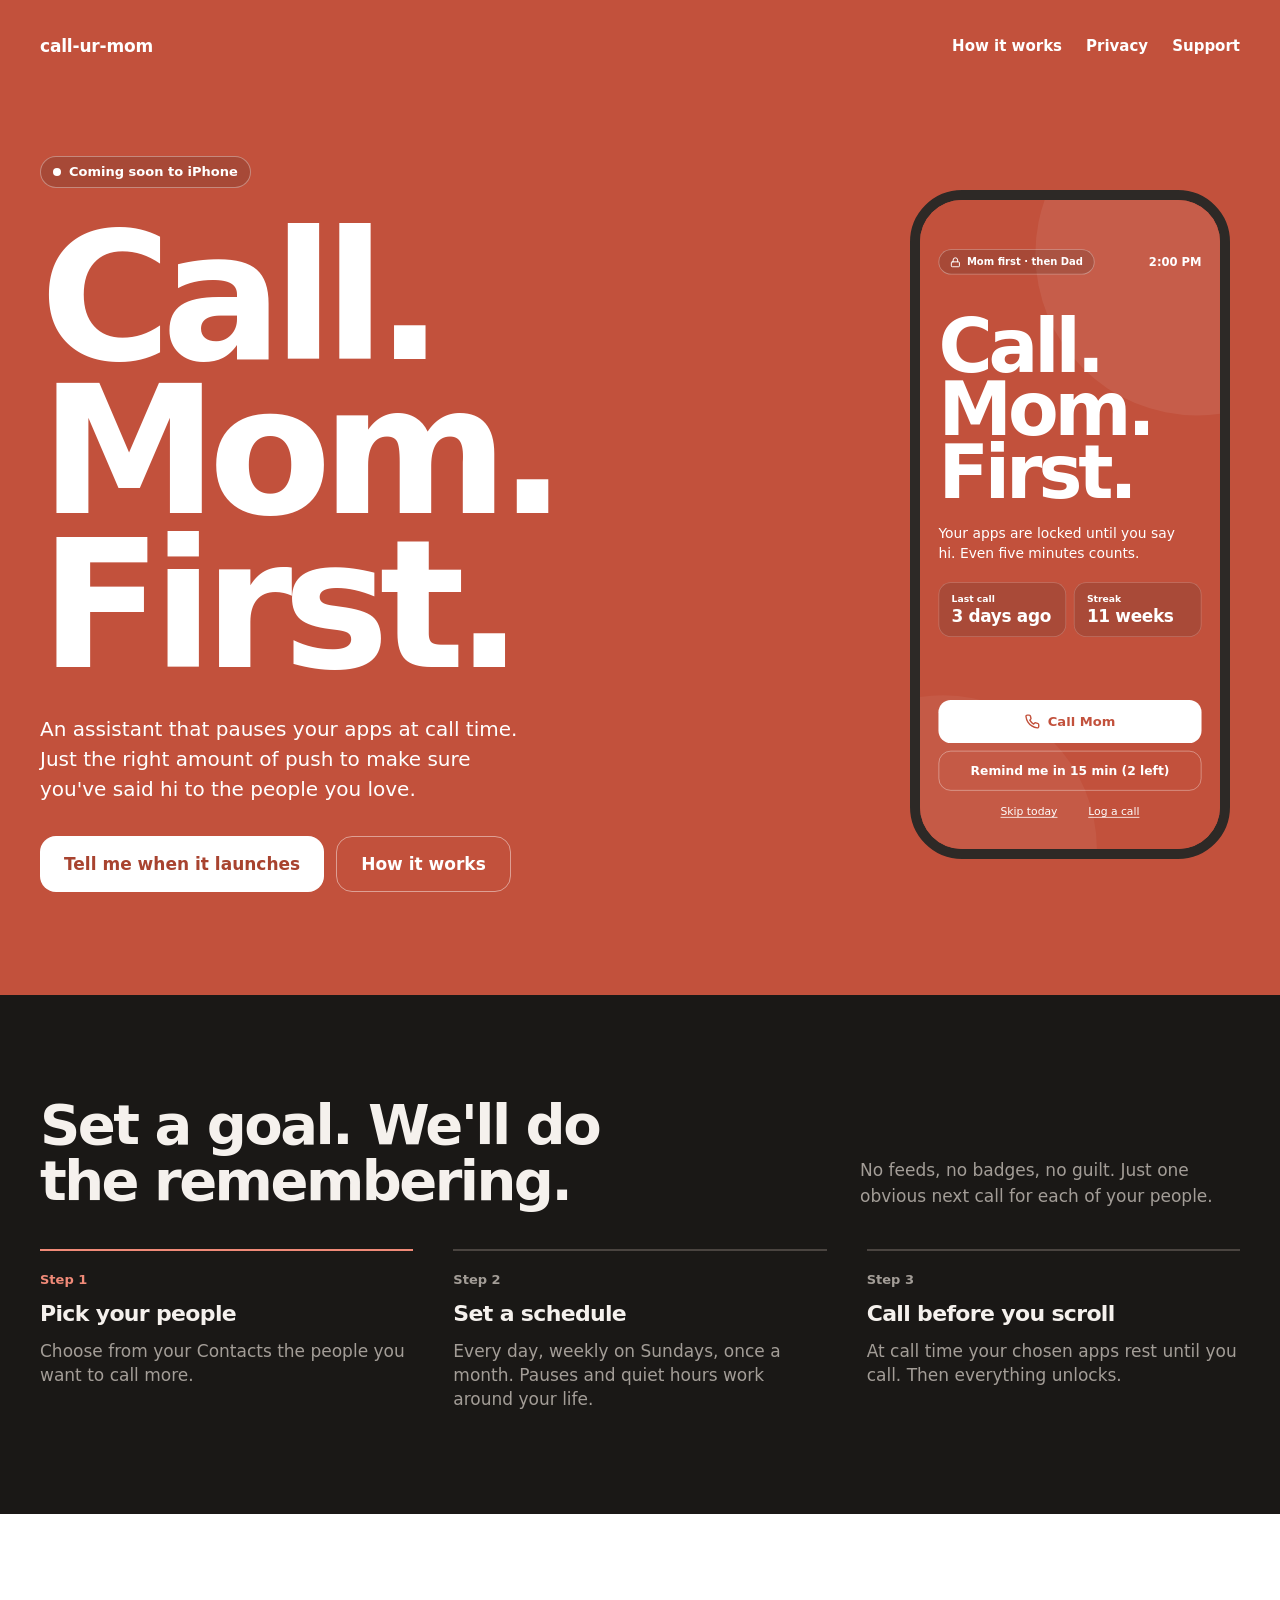
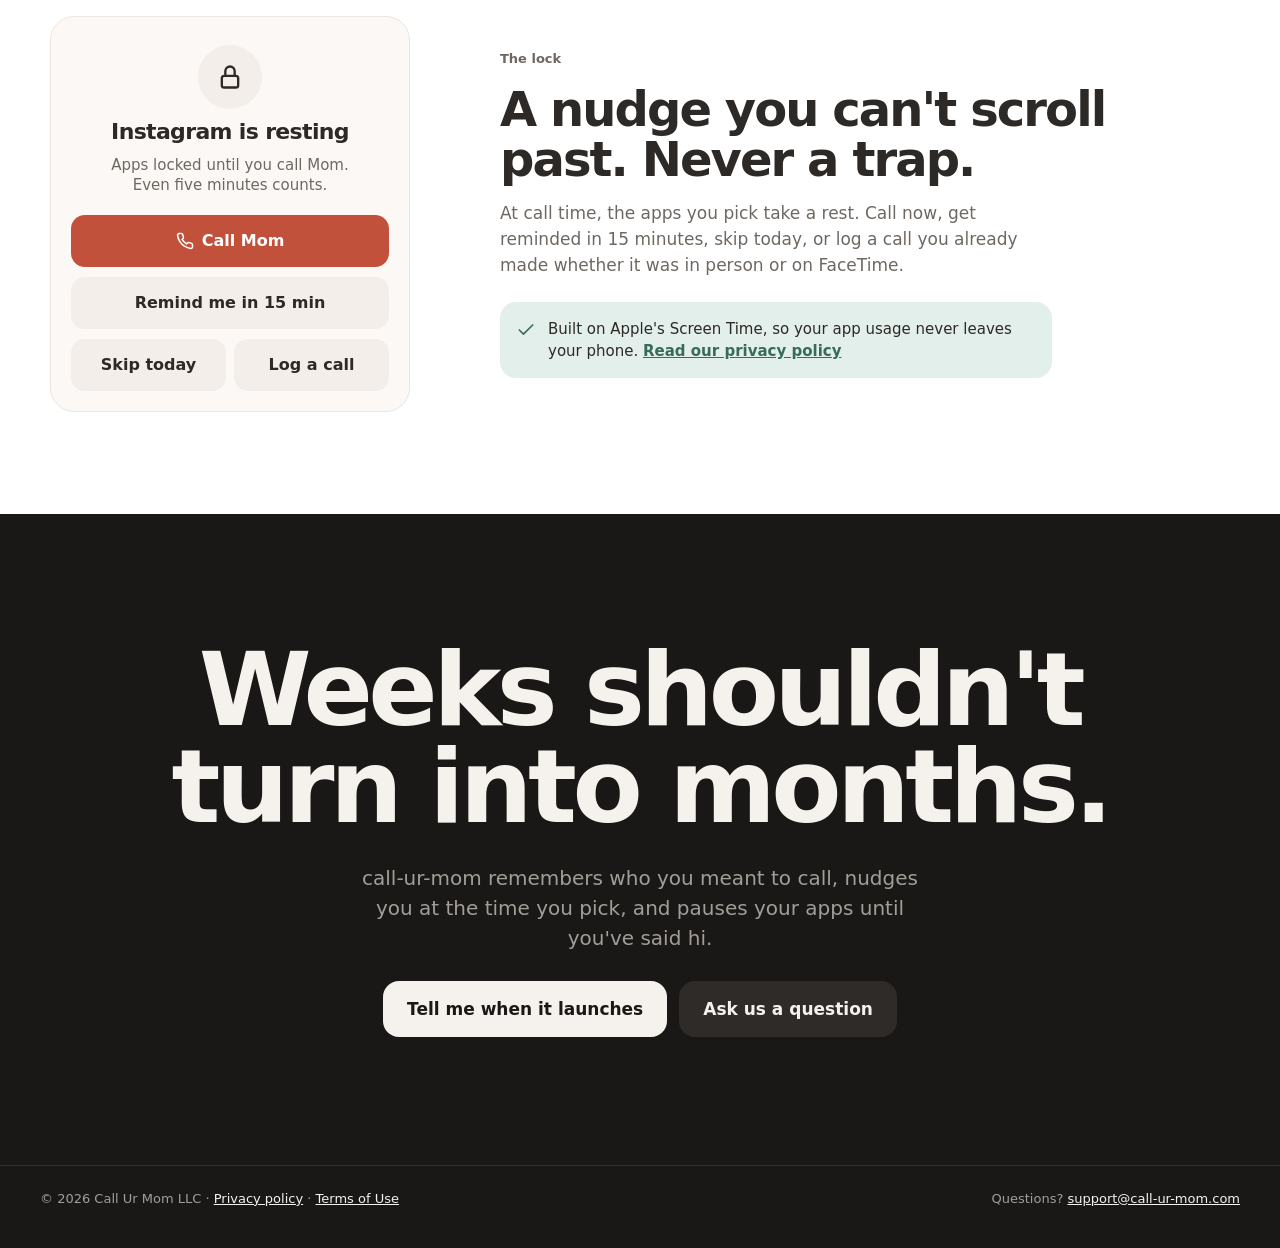
<file: index.html>
<!DOCTYPE html>
<html lang="en">
<head>
<meta charset="utf-8"/>
<title>call-ur-mom — coming soon</title>
<meta name="viewport" content="width=device-width, initial-scale=1"/>
<meta name="description" content="call-ur-mom is an iOS app that reminds you to call the people you love, and holds your apps until you do. Coming soon to the App Store."/>
<link rel="stylesheet" href="site.css"/>
<style>
.icon{fill:none;stroke:currentColor;stroke-linecap:round;stroke-linejoin:round;flex:none}
.pill{display:inline-flex;align-items:center;gap:8px;border-radius:999px;background:rgba(45,41,38,.18);border:1.5px solid rgba(255,255,255,.35);font-weight:600}

.btn{display:inline-flex;align-items:center;justify-content:center;box-sizing:border-box;height:56px;padding:0 24px;border-radius:16px;font-size:17px;font-weight:600;text-decoration:none}
.btn-white{background:var(--white);color:var(--coral-deep)}
.btn-outline{border:1.5px solid rgba(255,255,255,.45);color:var(--white)}
.btn-cream{background:var(--cream);color:var(--ink)}
.btn-ink{background:var(--ink-raised);color:var(--cream)}
.btn-row{display:flex;flex-wrap:wrap;gap:12px}

/* Hero */
.hero{padding-top:clamp(24px,5vw,64px);padding-bottom:clamp(56px,8vw,104px);display:flex;flex-wrap:wrap;align-items:center;gap:56px}
.hero-copy{flex:1 1 520px;min-width:0;display:flex;flex-direction:column;align-items:flex-start;gap:32px}
.hero-badge{padding:6px 12px;font-size:13px;line-height:18px}
.hero-dot{width:8px;height:8px;border-radius:4px;background:var(--white)}
.hero-title{font-size:clamp(88px,14vw,200px);line-height:.86;font-weight:800;letter-spacing:-.055em}
.hero-lede{max-width:500px;font-size:20px;line-height:30px;text-wrap:pretty}
.hero-copy .btn-row{align-items:center}
.hero-phone{flex:0 1 340px;display:flex;justify-content:center;min-width:0}

/* Phone mockup: a 390pt screen scaled into a 320px frame */
.phone{flex:none;width:320px;height:669px;box-sizing:border-box;border:10px solid var(--charcoal);border-radius:52px;background:var(--coral);overflow:hidden}
.phone-screen{width:390px;height:844px;transform:scale(.7692);transform-origin:top left;box-sizing:border-box;padding:64px 24px 34px;background:var(--coral);color:var(--white);display:flex;flex-direction:column;gap:24px;position:relative;overflow:hidden}
.phone-screen>:not(.phone-orb){position:relative}
.phone-orb{position:absolute;border-radius:50%}
.phone-orb-top{top:-140px;right:-180px;width:420px;height:420px;background:rgba(255,255,255,.07)}
.phone-orb-bottom{bottom:-200px;left:-170px;width:400px;height:400px;background:rgba(255,255,255,.05)}
.phone-topline{display:flex;align-items:center;justify-content:space-between}
.phone-pill{padding:8px 14px;font-size:13px}
.phone-time{font-size:15px;font-weight:700;font-variant-numeric:tabular-nums}
.phone-title{margin-top:28px;font-size:96px;line-height:.86;font-weight:800;letter-spacing:-.055em}
.phone-note{font-size:18px;line-height:1.45;max-width:320px}
.phone-stats{display:grid;grid-template-columns:repeat(2,minmax(0,1fr));gap:10px}
.phone-stat{padding:14px 16px;border-radius:16px;background:rgba(45,41,38,.16);border:1.5px solid rgba(255,255,255,.22);display:flex;flex-direction:column;gap:2px}
.phone-stat-label{font-size:12px;font-weight:600}
.phone-stat-value{font-size:22px;font-weight:700;letter-spacing:-.02em;font-variant-numeric:tabular-nums}
.phone-actions{margin-top:auto;display:flex;flex-direction:column;gap:10px}
.phone-call{height:56px;border-radius:16px;background:var(--white);color:var(--coral);font-size:17px;font-weight:700;display:flex;align-items:center;justify-content:center;gap:10px}
.phone-snooze{height:52px;box-sizing:border-box;border:1.5px solid rgba(255,255,255,.45);border-radius:16px;font-size:16px;font-weight:600;display:flex;align-items:center;justify-content:center}
.phone-links{display:flex;justify-content:center;gap:24px}
.phone-links span{padding:8px;font-size:14px;font-weight:500;text-decoration:underline;text-underline-offset:3px}

/* The frame is wider than the content column below 356px */
@media (max-width:355px){
  .phone{transform:scale(.9);transform-origin:top center;margin:0 -16px -67px}
}

/* How it works */
.how{padding-top:var(--band);padding-bottom:var(--band);display:flex;flex-direction:column;gap:40px}
.how-head{display:flex;flex-wrap:wrap;justify-content:space-between;align-items:flex-end;gap:16px 40px}
.how-title{max-width:620px;font-size:clamp(34px,4.5vw,56px);line-height:1;font-weight:800;letter-spacing:-.045em;text-wrap:balance}
.how-intro{max-width:380px;font-size:17px;line-height:26px;color:var(--muted-on-ink)}
.steps{padding:0;list-style:none;display:flex;flex-wrap:wrap;gap:32px 40px}
.step{flex:1 1 280px;display:flex;flex-direction:column;gap:12px;padding-top:20px;border-top:2px solid var(--ink-step-rule)}
.step-number{font-size:13px;line-height:18px;font-weight:600;color:var(--muted-on-ink);font-variant-numeric:tabular-nums}
.step-title{font-size:22px;line-height:26px;font-weight:800;letter-spacing:-.03em}
.step-text{font-size:17px;line-height:24px;color:var(--muted-on-ink)}
.step-first{border-top-color:var(--coral-bright)}
.step-first .step-number{color:var(--coral-bright)}

/* The lock */
.lock-band{background:var(--white);color:var(--charcoal)}
.lock{padding-top:var(--band);padding-bottom:var(--band);display:flex;flex-wrap:wrap-reverse;align-items:center;gap:56px 80px}
.lock-mock{flex:0 1 380px;min-width:0;display:flex;justify-content:center}
.shield{width:100%;max-width:360px;box-sizing:border-box;padding:28px 20px 20px;background:var(--paper);border:1px solid var(--paper-rule);border-radius:24px;display:flex;flex-direction:column;align-items:center;gap:10px}
.shield-icon{width:64px;height:64px;border-radius:32px;background:var(--sand);display:flex;align-items:center;justify-content:center}
.shield-title{font-size:22px;line-height:26px;font-weight:800;letter-spacing:-.03em;text-align:center}
.shield-note{max-width:260px;font-size:15px;line-height:20px;color:var(--muted-on-white);text-align:center}
.shield-btn{height:52px;border-radius:14px;background:var(--sand);display:flex;align-items:center;justify-content:center;font-size:16px;font-weight:600}
.shield-btn-wide{width:100%}
.shield-btn-half{flex:1 1 0}
.shield-call{margin-top:10px;gap:8px;background:var(--coral);color:var(--white)}
.shield-row{width:100%;display:flex;gap:8px}
.lock-copy{flex:1 1 440px;min-width:0;display:flex;flex-direction:column;gap:16px}
.lock-eyebrow{font-size:13px;line-height:18px;font-weight:600;color:var(--muted-on-white)}
.lock-title{font-size:clamp(34px,4vw,48px);line-height:1.05;font-weight:800;letter-spacing:-.04em;text-wrap:balance}
.lock-text{max-width:520px;font-size:17px;line-height:26px;color:var(--muted-on-white)}
.privacy-note{max-width:520px;margin-top:8px;padding:16px;border-radius:16px;background:var(--sage-tint);display:flex;align-items:flex-start;gap:12px}
.privacy-note .icon{margin-top:2px;color:var(--sage-deep)}
.privacy-note span{font-size:15px;line-height:22px;color:var(--charcoal)}
/* Inline padding grows the tap target without moving the surrounding text */
.privacy-note a{padding:13px 0;color:var(--sage-deep);font-weight:600}

/* Close */
.close{max-width:1200px;margin:0 auto;box-sizing:border-box;padding:clamp(80px,10vw,144px) var(--gutter);display:flex;flex-direction:column;align-items:center;text-align:center;gap:28px}
.close-title{max-width:1000px;font-size:clamp(52px,8vw,112px);line-height:.94;font-weight:800;letter-spacing:-.045em;text-wrap:balance}
.close-text{max-width:580px;font-size:20px;line-height:30px;color:var(--muted-on-ink);text-wrap:pretty}
.close .btn-row{justify-content:center}
</style>
</head>
<body>

<header class="coral-band">
  <div class="wrap site-header">
    <a class="logo" href="./">call-ur-mom</a>
    <nav class="site-nav" aria-label="Main">
      <a href="#how">How it works</a>
      <a href="privacy.html">Privacy</a>
      <a href="mailto:support@call-ur-mom.com">Support</a>
    </nav>
  </div>
</header>

<main>
  <section class="coral-band">
    <div class="wrap hero">
      <div class="hero-copy">
        <span class="pill hero-badge"><span class="hero-dot"></span>Coming soon to iPhone</span>
        <h1 class="hero-title">Call.<br>Mom.<br>First.</h1>
        <p class="hero-lede">An assistant that pauses your apps at call time. Just the right amount of push to make sure you've said hi to the people you love.</p>
        <div class="btn-row">
          <a class="btn btn-white" href="mailto:support@call-ur-mom.com?subject=Tell%20me%20when%20it%20launches">Tell me when it launches</a>
          <a class="btn btn-outline" href="#how">How it works</a>
        </div>
      </div>

      <div class="hero-phone" aria-hidden="true">
        <div class="phone">
          <div class="phone-screen">
            <div class="phone-orb phone-orb-top"></div>
            <div class="phone-orb phone-orb-bottom"></div>
            <div class="phone-topline">
              <span class="pill phone-pill"><svg class="icon" width="14" height="14" viewBox="0 0 24 24" stroke-width="2.2"><rect x="3" y="11" width="18" height="11" rx="2"></rect><path d="M7 11V7a5 5 0 0 1 10 0v4"></path></svg>Mom first · then Dad</span>
              <span class="phone-time">2:00 PM</span>
            </div>
            <span class="phone-title">Call.<br>Mom.<br>First.</span>
            <span class="phone-note">Your apps are locked until you say hi. Even five minutes counts.</span>
            <div class="phone-stats">
              <div class="phone-stat">
                <span class="phone-stat-label">Last call</span>
                <span class="phone-stat-value">3 days ago</span>
              </div>
              <div class="phone-stat">
                <span class="phone-stat-label">Streak</span>
                <span class="phone-stat-value">11 weeks</span>
              </div>
            </div>
            <div class="phone-actions">
              <span class="phone-call"><svg class="icon" width="20" height="20" viewBox="0 0 24 24" stroke-width="2.2"><path d="M22 16.92v3a2 2 0 0 1-2.18 2 19.79 19.79 0 0 1-8.63-3.07 19.5 19.5 0 0 1-6-6 19.79 19.79 0 0 1-3.07-8.67A2 2 0 0 1 4.11 2h3a2 2 0 0 1 2 1.72 12.84 12.84 0 0 0 .7 2.81 2 2 0 0 1-.45 2.11L8.09 9.91a16 16 0 0 0 6 6l1.27-1.27a2 2 0 0 1 2.11-.45 12.84 12.84 0 0 0 2.81.7A2 2 0 0 1 22 16.92z"></path></svg>Call Mom</span>
              <span class="phone-snooze">Remind me in 15 min (2 left)</span>
              <div class="phone-links">
                <span>Skip today</span>
                <span>Log a call</span>
              </div>
            </div>
          </div>
        </div>
      </div>
    </div>
  </section>

  <section id="how">
    <div class="wrap how">
      <div class="how-head">
        <h2 class="how-title">Set a goal. We'll do the remembering.</h2>
        <p class="how-intro">No feeds, no badges, no guilt. Just one obvious next call for each of your people.</p>
      </div>
      <ol class="steps">
        <li class="step step-first">
          <span class="step-number">Step 1</span>
          <span class="step-title">Pick your people</span>
          <span class="step-text">Choose from your Contacts the people you want to call more.</span>
        </li>
        <li class="step">
          <span class="step-number">Step 2</span>
          <span class="step-title">Set a schedule</span>
          <span class="step-text">Every day, weekly on Sundays, once a month. Pauses and quiet hours work around your life.</span>
        </li>
        <li class="step">
          <span class="step-number">Step 3</span>
          <span class="step-title">Call before you scroll</span>
          <span class="step-text">At call time your chosen apps rest until you call. Then everything unlocks.</span>
        </li>
      </ol>
    </div>
  </section>

  <section class="lock-band">
    <div class="wrap lock">
      <div class="lock-mock" aria-hidden="true">
        <div class="shield">
          <span class="shield-icon"><svg class="icon" width="28" height="28" viewBox="0 0 24 24" stroke-width="2"><rect x="5" y="11" width="14" height="10" rx="2"></rect><path d="M8 11V7a4 4 0 0 1 8 0v4"></path></svg></span>
          <span class="shield-title">Instagram is resting</span>
          <span class="shield-note">Apps locked until you call Mom. Even five minutes counts.</span>
          <span class="shield-btn shield-btn-wide shield-call"><svg class="icon" width="18" height="18" viewBox="0 0 24 24" stroke-width="2"><path d="M22 16.92v3a2 2 0 0 1-2.18 2 19.79 19.79 0 0 1-8.63-3.07 19.5 19.5 0 0 1-6-6 19.79 19.79 0 0 1-3.07-8.67A2 2 0 0 1 4.11 2h3a2 2 0 0 1 2 1.72 12.84 12.84 0 0 0 .7 2.81 2 2 0 0 1-.45 2.11L8.09 9.91a16 16 0 0 0 6 6l1.27-1.27a2 2 0 0 1 2.11-.45 12.84 12.84 0 0 0 2.81.7A2 2 0 0 1 22 16.92z"></path></svg>Call Mom</span>
          <span class="shield-btn shield-btn-wide">Remind me in 15 min</span>
          <span class="shield-row"><span class="shield-btn shield-btn-half">Skip today</span><span class="shield-btn shield-btn-half">Log a call</span></span>
        </div>
      </div>
      <div class="lock-copy">
        <span class="lock-eyebrow">The lock</span>
        <h2 class="lock-title">A nudge you can't scroll past. Never a trap.</h2>
        <p class="lock-text">At call time, the apps you pick take a rest. Call now, get reminded in 15 minutes, skip today, or log a call you already made whether it was in person or on FaceTime.</p>
        <div class="privacy-note">
          <svg class="icon" width="20" height="20" viewBox="0 0 24 24" stroke-width="2" aria-hidden="true"><polyline points="20 6 9 17 4 12"></polyline></svg>
          <span>Built on Apple's Screen Time, so your app usage never leaves your phone. <a href="privacy.html">Read our privacy policy</a></span>
        </div>
      </div>
    </div>
  </section>

  <section class="close">
    <h2 class="close-title">Weeks shouldn't turn into months.</h2>
    <p class="close-text">call-ur-mom remembers who you meant to call, nudges you at the time you pick, and pauses your apps until you've said hi.</p>
    <div class="btn-row">
      <a class="btn btn-cream" href="mailto:support@call-ur-mom.com?subject=Tell%20me%20when%20it%20launches">Tell me when it launches</a>
      <a class="btn btn-ink" href="mailto:support@call-ur-mom.com">Ask us a question</a>
    </div>
  </section>
</main>

<footer class="site-footer">
  <div class="wrap footer-row">
    <span>© 2026 Call Ur Mom LLC · <a href="privacy.html">Privacy policy</a> · <a href="terms.html">Terms of Use</a></span>
    <span>Questions? <a href="mailto:support@call-ur-mom.com">support@call-ur-mom.com</a></span>
  </div>
</footer>

</body>
</html>
</file>
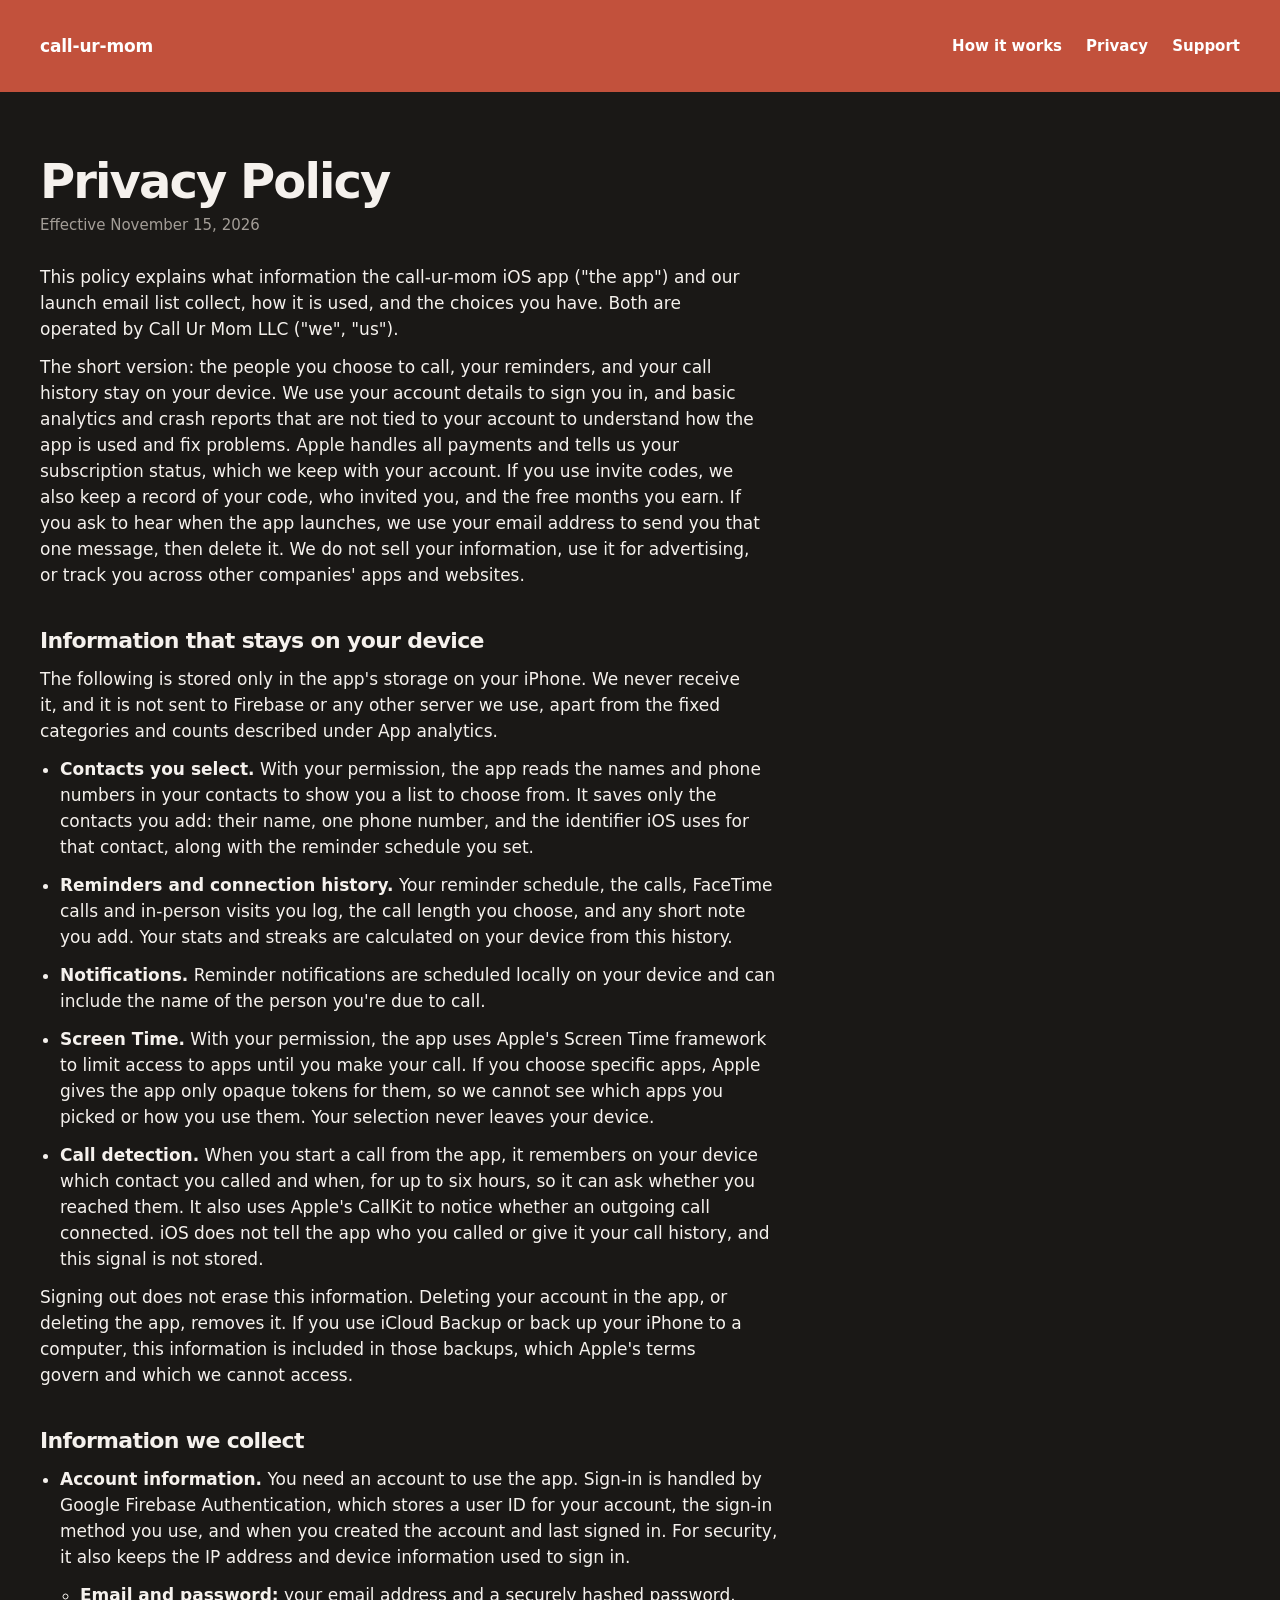
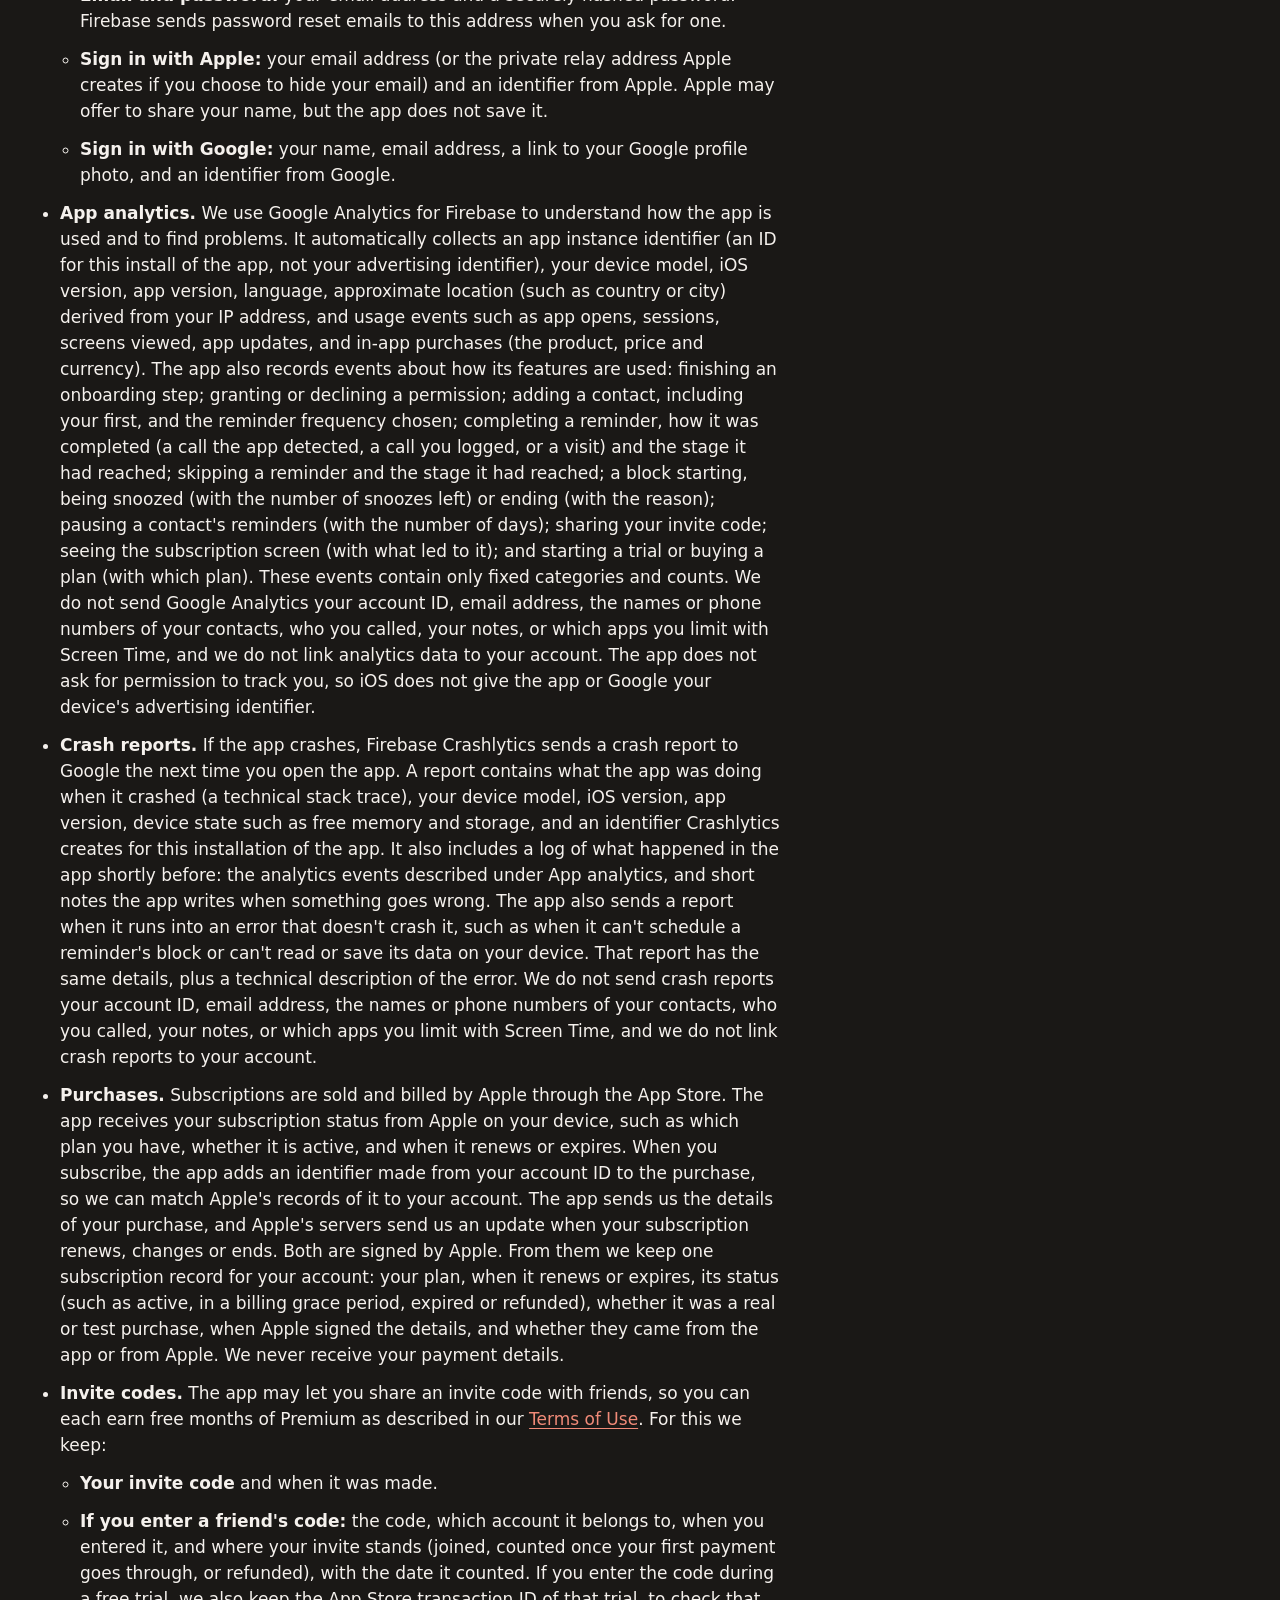
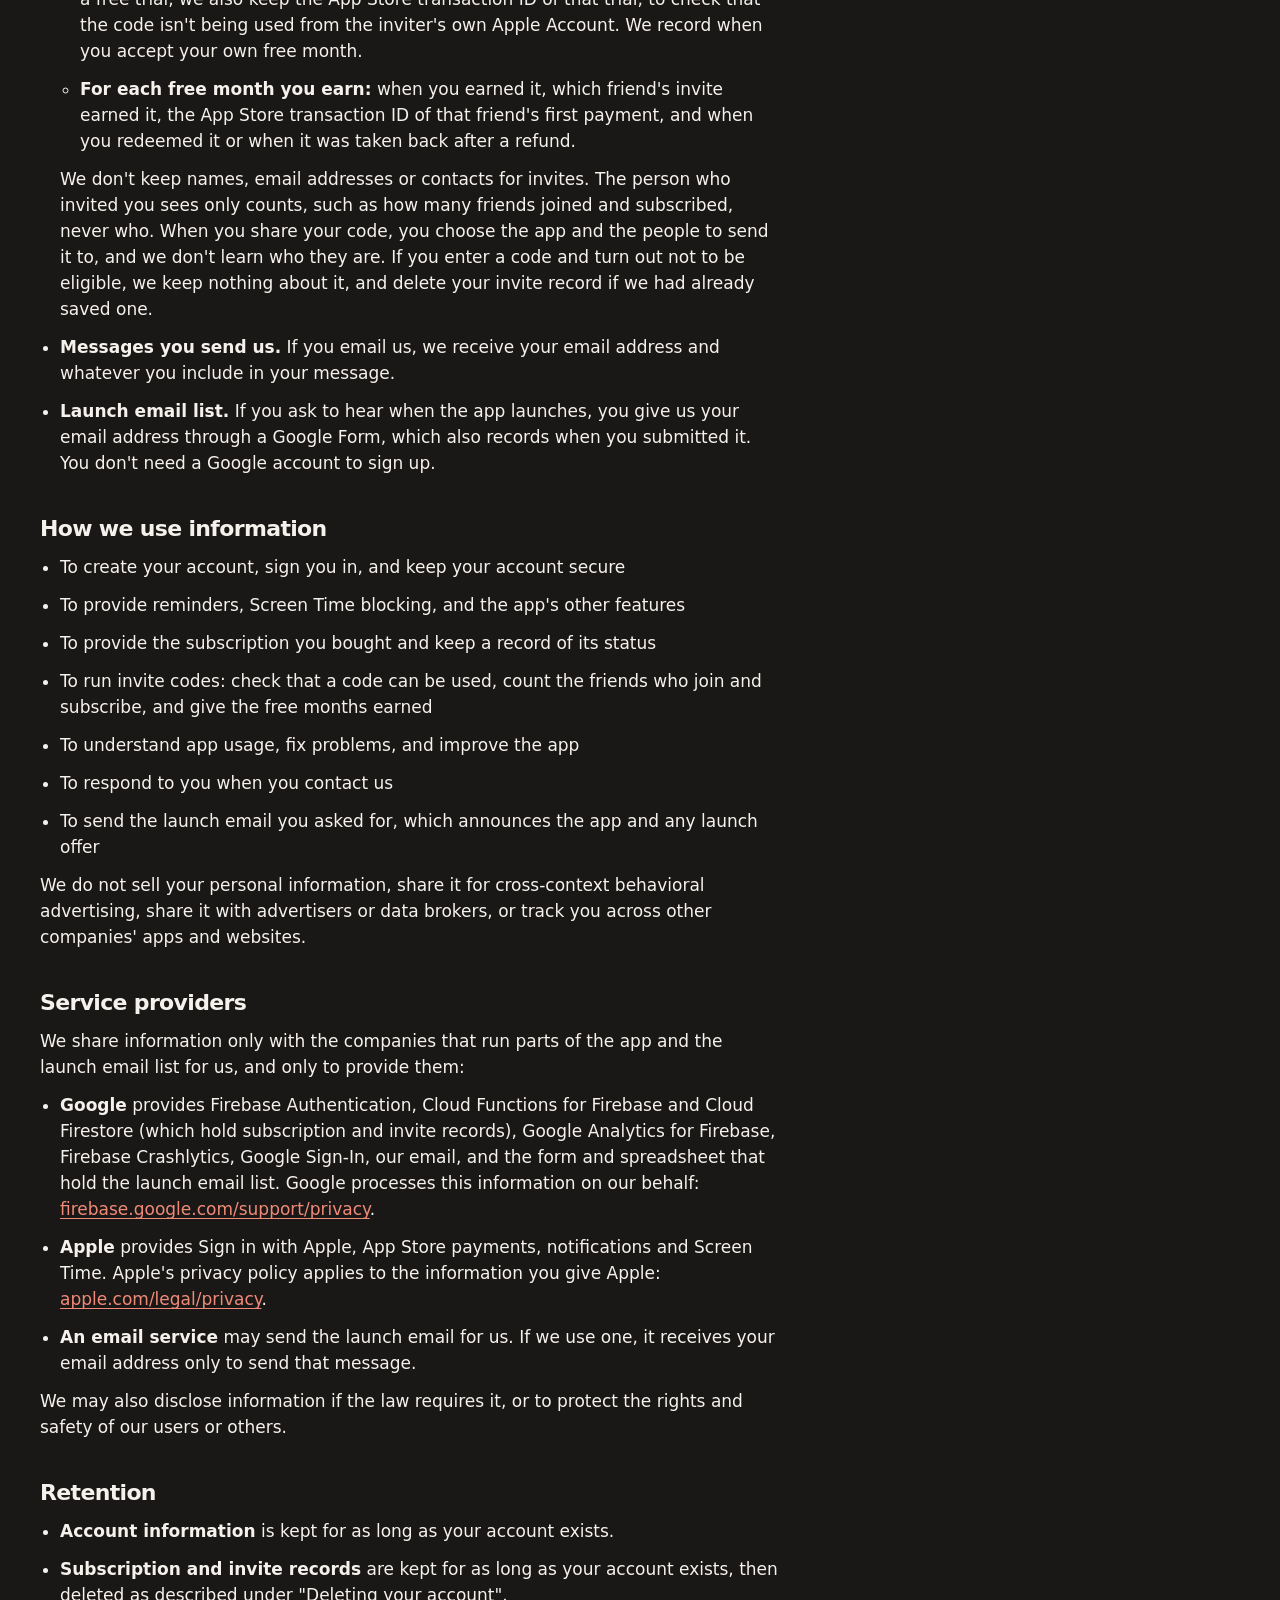
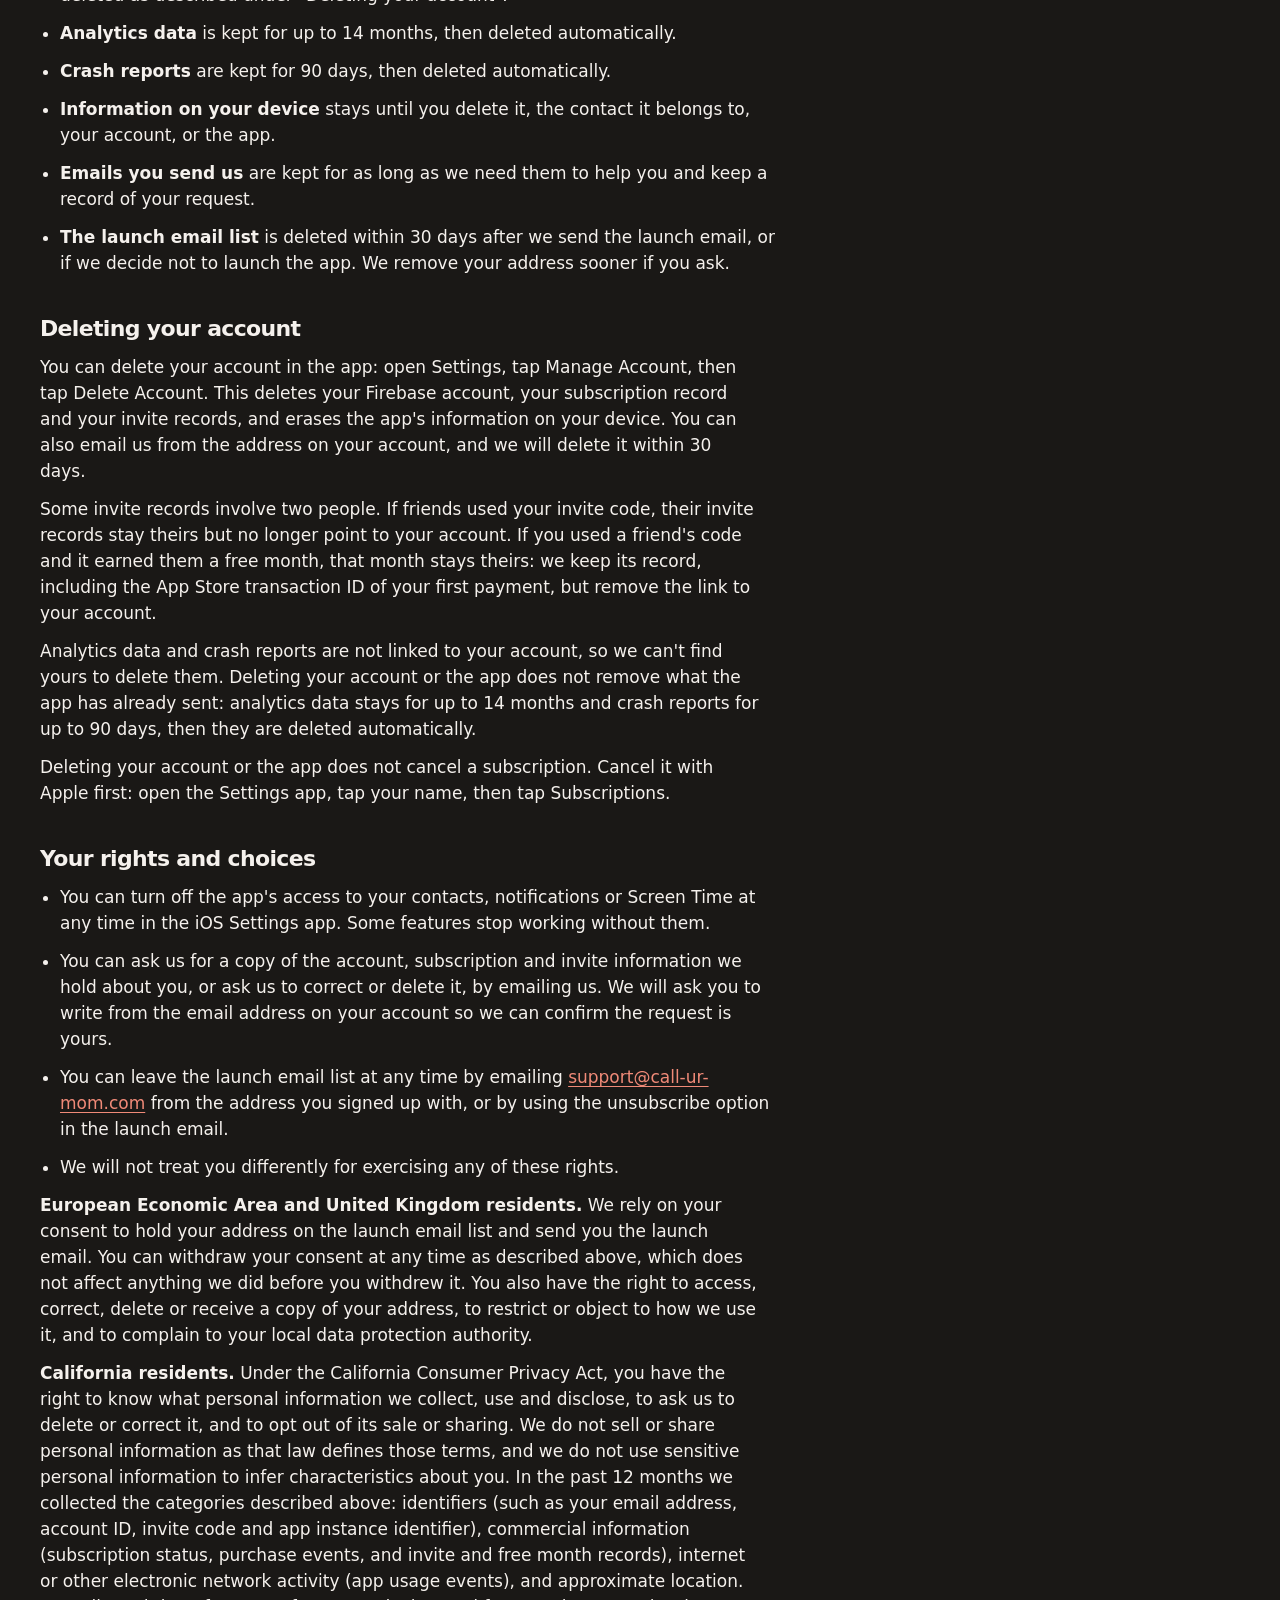
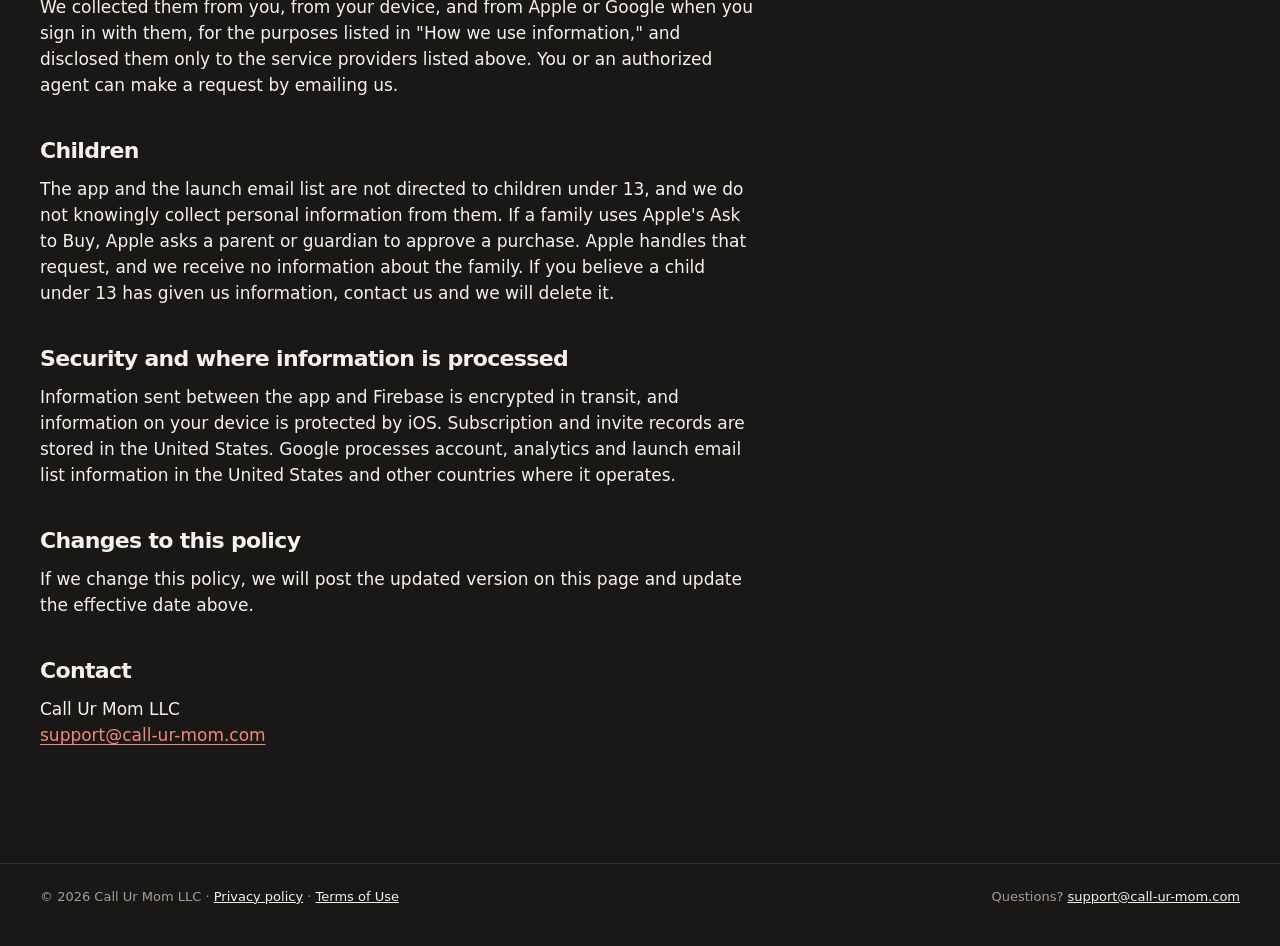
<file: privacy.html>
<!doctype html>
<html lang="en">
<head>
  <meta charset="utf-8">
  <meta name="viewport" content="width=device-width, initial-scale=1">
  <title>Privacy Policy | call-ur-mom</title>
  <meta name="description" content="How the call-ur-mom app handles your information.">
  <link rel="stylesheet" href="site.css">
</head>
<body>
  <header class="coral-band">
    <div class="wrap site-header">
      <a class="logo" href="./">call-ur-mom</a>
      <nav class="site-nav" aria-label="Main">
        <a href="./#how">How it works</a>
        <a href="privacy.html">Privacy</a>
        <a href="mailto:support@call-ur-mom.com">Support</a>
      </nav>
    </div>
  </header>
  <main class="wrap legal">
    <h1>Privacy Policy</h1>
    <p class="meta">Effective November 15, 2026</p>

    <p>This policy explains what information the call-ur-mom iOS app ("the app") and our launch email list collect, how it is used, and the choices you have. Both are operated by Call Ur Mom LLC ("we", "us").</p>
    <p>The short version: the people you choose to call, your reminders, and your call history stay on your device. We use your account details to sign you in, and basic analytics and crash reports that are not tied to your account to understand how the app is used and fix problems. Apple handles all payments and tells us your subscription status, which we keep with your account. If you use invite codes, we also keep a record of your code, who invited you, and the free months you earn. If you ask to hear when the app launches, we use your email address to send you that one message, then delete it. We do not sell your information, use it for advertising, or track you across other companies' apps and websites.</p>

    <h2>Information that stays on your device</h2>
    <p>The following is stored only in the app's storage on your iPhone. We never receive it, and it is not sent to Firebase or any other server we use, apart from the fixed categories and counts described under App analytics.</p>
    <ul>
      <li><strong>Contacts you select.</strong> With your permission, the app reads the names and phone numbers in your contacts to show you a list to choose from. It saves only the contacts you add: their name, one phone number, and the identifier iOS uses for that contact, along with the reminder schedule you set.</li>
      <li><strong>Reminders and connection history.</strong> Your reminder schedule, the calls, FaceTime calls and in-person visits you log, the call length you choose, and any short note you add. Your stats and streaks are calculated on your device from this history.</li>
      <li><strong>Notifications.</strong> Reminder notifications are scheduled locally on your device and can include the name of the person you're due to call.</li>
      <li><strong>Screen Time.</strong> With your permission, the app uses Apple's Screen Time framework to limit access to apps until you make your call. If you choose specific apps, Apple gives the app only opaque tokens for them, so we cannot see which apps you picked or how you use them. Your selection never leaves your device.</li>
      <li><strong>Call detection.</strong> When you start a call from the app, it remembers on your device which contact you called and when, for up to six hours, so it can ask whether you reached them. It also uses Apple's CallKit to notice whether an outgoing call connected. iOS does not tell the app who you called or give it your call history, and this signal is not stored.</li>
    </ul>
    <p>Signing out does not erase this information. Deleting your account in the app, or deleting the app, removes it. If you use iCloud Backup or back up your iPhone to a computer, this information is included in those backups, which Apple's terms govern and which we cannot access.</p>

    <h2>Information we collect</h2>
    <ul>
      <li><strong>Account information.</strong> You need an account to use the app. Sign-in is handled by Google Firebase Authentication, which stores a user ID for your account, the sign-in method you use, and when you created the account and last signed in. For security, it also keeps the IP address and device information used to sign in.
        <ul>
          <li><strong>Email and password:</strong> your email address and a securely hashed password. Firebase sends password reset emails to this address when you ask for one.</li>
          <li><strong>Sign in with Apple:</strong> your email address (or the private relay address Apple creates if you choose to hide your email) and an identifier from Apple. Apple may offer to share your name, but the app does not save it.</li>
          <li><strong>Sign in with Google:</strong> your name, email address, a link to your Google profile photo, and an identifier from Google.</li>
        </ul>
      </li>
      <li><strong>App analytics.</strong> We use Google Analytics for Firebase to understand how the app is used and to find problems. It automatically collects an app instance identifier (an ID for this install of the app, not your advertising identifier), your device model, iOS version, app version, language, approximate location (such as country or city) derived from your IP address, and usage events such as app opens, sessions, screens viewed, app updates, and in-app purchases (the product, price and currency). The app also records events about how its features are used: finishing an onboarding step; granting or declining a permission; adding a contact, including your first, and the reminder frequency chosen; completing a reminder, how it was completed (a call the app detected, a call you logged, or a visit) and the stage it had reached; skipping a reminder and the stage it had reached; a block starting, being snoozed (with the number of snoozes left) or ending (with the reason); pausing a contact's reminders (with the number of days); sharing your invite code; seeing the subscription screen (with what led to it); and starting a trial or buying a plan (with which plan). These events contain only fixed categories and counts. We do not send Google Analytics your account ID, email address, the names or phone numbers of your contacts, who you called, your notes, or which apps you limit with Screen Time, and we do not link analytics data to your account. The app does not ask for permission to track you, so iOS does not give the app or Google your device's advertising identifier.</li>
      <li><strong>Crash reports.</strong> If the app crashes, Firebase Crashlytics sends a crash report to Google the next time you open the app. A report contains what the app was doing when it crashed (a technical stack trace), your device model, iOS version, app version, device state such as free memory and storage, and an identifier Crashlytics creates for this installation of the app. It also includes a log of what happened in the app shortly before: the analytics events described under App analytics, and short notes the app writes when something goes wrong. The app also sends a report when it runs into an error that doesn't crash it, such as when it can't schedule a reminder's block or can't read or save its data on your device. That report has the same details, plus a technical description of the error. We do not send crash reports your account ID, email address, the names or phone numbers of your contacts, who you called, your notes, or which apps you limit with Screen Time, and we do not link crash reports to your account.</li>
      <li><strong>Purchases.</strong> Subscriptions are sold and billed by Apple through the App Store. The app receives your subscription status from Apple on your device, such as which plan you have, whether it is active, and when it renews or expires. When you subscribe, the app adds an identifier made from your account ID to the purchase, so we can match Apple's records of it to your account. The app sends us the details of your purchase, and Apple's servers send us an update when your subscription renews, changes or ends. Both are signed by Apple. From them we keep one subscription record for your account: your plan, when it renews or expires, its status (such as active, in a billing grace period, expired or refunded), whether it was a real or test purchase, when Apple signed the details, and whether they came from the app or from Apple. We never receive your payment details.</li>
      <li><strong>Invite codes.</strong> The app may let you share an invite code with friends, so you can each earn free months of Premium as described in our <a href="terms.html#invites">Terms of Use</a>. For this we keep:
        <ul>
          <li><strong>Your invite code</strong> and when it was made.</li>
          <li><strong>If you enter a friend's code:</strong> the code, which account it belongs to, when you entered it, and where your invite stands (joined, counted once your first payment goes through, or refunded), with the date it counted. If you enter the code during a free trial, we also keep the App Store transaction ID of that trial, to check that the code isn't being used from the inviter's own Apple Account. We record when you accept your own free month.</li>
          <li><strong>For each free month you earn:</strong> when you earned it, which friend's invite earned it, the App Store transaction ID of that friend's first payment, and when you redeemed it or when it was taken back after a refund.</li>
        </ul>
        We don't keep names, email addresses or contacts for invites. The person who invited you sees only counts, such as how many friends joined and subscribed, never who. When you share your code, you choose the app and the people to send it to, and we don't learn who they are. If you enter a code and turn out not to be eligible, we keep nothing about it, and delete your invite record if we had already saved one.</li>
      <li><strong>Messages you send us.</strong> If you email us, we receive your email address and whatever you include in your message.</li>
      <li><strong>Launch email list.</strong> If you ask to hear when the app launches, you give us your email address through a Google Form, which also records when you submitted it. You don't need a Google account to sign up.</li>
    </ul>

    <h2>How we use information</h2>
    <ul>
      <li>To create your account, sign you in, and keep your account secure</li>
      <li>To provide reminders, Screen Time blocking, and the app's other features</li>
      <li>To provide the subscription you bought and keep a record of its status</li>
      <li>To run invite codes: check that a code can be used, count the friends who join and subscribe, and give the free months earned</li>
      <li>To understand app usage, fix problems, and improve the app</li>
      <li>To respond to you when you contact us</li>
      <li>To send the launch email you asked for, which announces the app and any launch offer</li>
    </ul>
    <p>We do not sell your personal information, share it for cross-context behavioral advertising, share it with advertisers or data brokers, or track you across other companies' apps and websites.</p>

    <h2>Service providers</h2>
    <p>We share information only with the companies that run parts of the app and the launch email list for us, and only to provide them:</p>
    <ul>
      <li><strong>Google</strong> provides Firebase Authentication, Cloud Functions for Firebase and Cloud Firestore (which hold subscription and invite records), Google Analytics for Firebase, Firebase Crashlytics, Google Sign-In, our email, and the form and spreadsheet that hold the launch email list. Google processes this information on our behalf: <a href="https://firebase.google.com/support/privacy">firebase.google.com/support/privacy</a>.</li>
      <li><strong>Apple</strong> provides Sign in with Apple, App Store payments, notifications and Screen Time. Apple's privacy policy applies to the information you give Apple: <a href="https://www.apple.com/legal/privacy/">apple.com/legal/privacy</a>.</li>
      <li><strong>An email service</strong> may send the launch email for us. If we use one, it receives your email address only to send that message.</li>
    </ul>
    <p>We may also disclose information if the law requires it, or to protect the rights and safety of our users or others.</p>

    <h2>Retention</h2>
    <ul>
      <li><strong>Account information</strong> is kept for as long as your account exists.</li>
      <li><strong>Subscription and invite records</strong> are kept for as long as your account exists, then deleted as described under "Deleting your account".</li>
      <li><strong>Analytics data</strong> is kept for up to 14 months, then deleted automatically.</li>
      <li><strong>Crash reports</strong> are kept for 90 days, then deleted automatically.</li>
      <li><strong>Information on your device</strong> stays until you delete it, the contact it belongs to, your account, or the app.</li>
      <li><strong>Emails you send us</strong> are kept for as long as we need them to help you and keep a record of your request.</li>
      <li><strong>The launch email list</strong> is deleted within 30 days after we send the launch email, or if we decide not to launch the app. We remove your address sooner if you ask.</li>
    </ul>

    <h2>Deleting your account</h2>
    <p>You can delete your account in the app: open Settings, tap Manage Account, then tap Delete Account. This deletes your Firebase account, your subscription record and your invite records, and erases the app's information on your device. You can also email us from the address on your account, and we will delete it within 30 days.</p>
    <p>Some invite records involve two people. If friends used your invite code, their invite records stay theirs but no longer point to your account. If you used a friend's code and it earned them a free month, that month stays theirs: we keep its record, including the App Store transaction ID of your first payment, but remove the link to your account.</p>
    <p>Analytics data and crash reports are not linked to your account, so we can't find yours to delete them. Deleting your account or the app does not remove what the app has already sent: analytics data stays for up to 14 months and crash reports for up to 90 days, then they are deleted automatically.</p>
    <p>Deleting your account or the app does not cancel a subscription. Cancel it with Apple first: open the Settings app, tap your name, then tap Subscriptions.</p>

    <h2>Your rights and choices</h2>
    <ul>
      <li>You can turn off the app's access to your contacts, notifications or Screen Time at any time in the iOS Settings app. Some features stop working without them.</li>
      <li>You can ask us for a copy of the account, subscription and invite information we hold about you, or ask us to correct or delete it, by emailing us. We will ask you to write from the email address on your account so we can confirm the request is yours.</li>
      <li>You can leave the launch email list at any time by emailing <a href="mailto:support@call-ur-mom.com">support@call-ur-mom.com</a> from the address you signed up with, or by using the unsubscribe option in the launch email.</li>
      <li>We will not treat you differently for exercising any of these rights.</li>
    </ul>
    <p><strong>European Economic Area and United Kingdom residents.</strong> We rely on your consent to hold your address on the launch email list and send you the launch email. You can withdraw your consent at any time as described above, which does not affect anything we did before you withdrew it. You also have the right to access, correct, delete or receive a copy of your address, to restrict or object to how we use it, and to complain to your local data protection authority.</p>
    <p><strong>California residents.</strong> Under the California Consumer Privacy Act, you have the right to know what personal information we collect, use and disclose, to ask us to delete or correct it, and to opt out of its sale or sharing. We do not sell or share personal information as that law defines those terms, and we do not use sensitive personal information to infer characteristics about you. In the past 12 months we collected the categories described above: identifiers (such as your email address, account ID, invite code and app instance identifier), commercial information (subscription status, purchase events, and invite and free month records), internet or other electronic network activity (app usage events), and approximate location. We collected them from you, from your device, and from Apple or Google when you sign in with them, for the purposes listed in "How we use information," and disclosed them only to the service providers listed above. You or an authorized agent can make a request by emailing us.</p>

    <h2>Children</h2>
    <p>The app and the launch email list are not directed to children under 13, and we do not knowingly collect personal information from them. If a family uses Apple's Ask to Buy, Apple asks a parent or guardian to approve a purchase. Apple handles that request, and we receive no information about the family. If you believe a child under 13 has given us information, contact us and we will delete it.</p>

    <h2>Security and where information is processed</h2>
    <p>Information sent between the app and Firebase is encrypted in transit, and information on your device is protected by iOS. Subscription and invite records are stored in the United States. Google processes account, analytics and launch email list information in the United States and other countries where it operates.</p>

    <h2>Changes to this policy</h2>
    <p>If we change this policy, we will post the updated version on this page and update the effective date above.</p>

    <h2>Contact</h2>
    <p>Call Ur Mom LLC<br><a href="mailto:support@call-ur-mom.com">support@call-ur-mom.com</a></p>
  </main>
  <footer class="site-footer">
    <div class="wrap footer-row">
      <span>&copy; 2026 Call Ur Mom LLC &middot; <a href="privacy.html">Privacy policy</a> &middot; <a href="terms.html">Terms of Use</a></span>
      <span>Questions? <a href="mailto:support@call-ur-mom.com">support@call-ur-mom.com</a></span>
    </div>
  </footer>
</body>
</html>
</file>
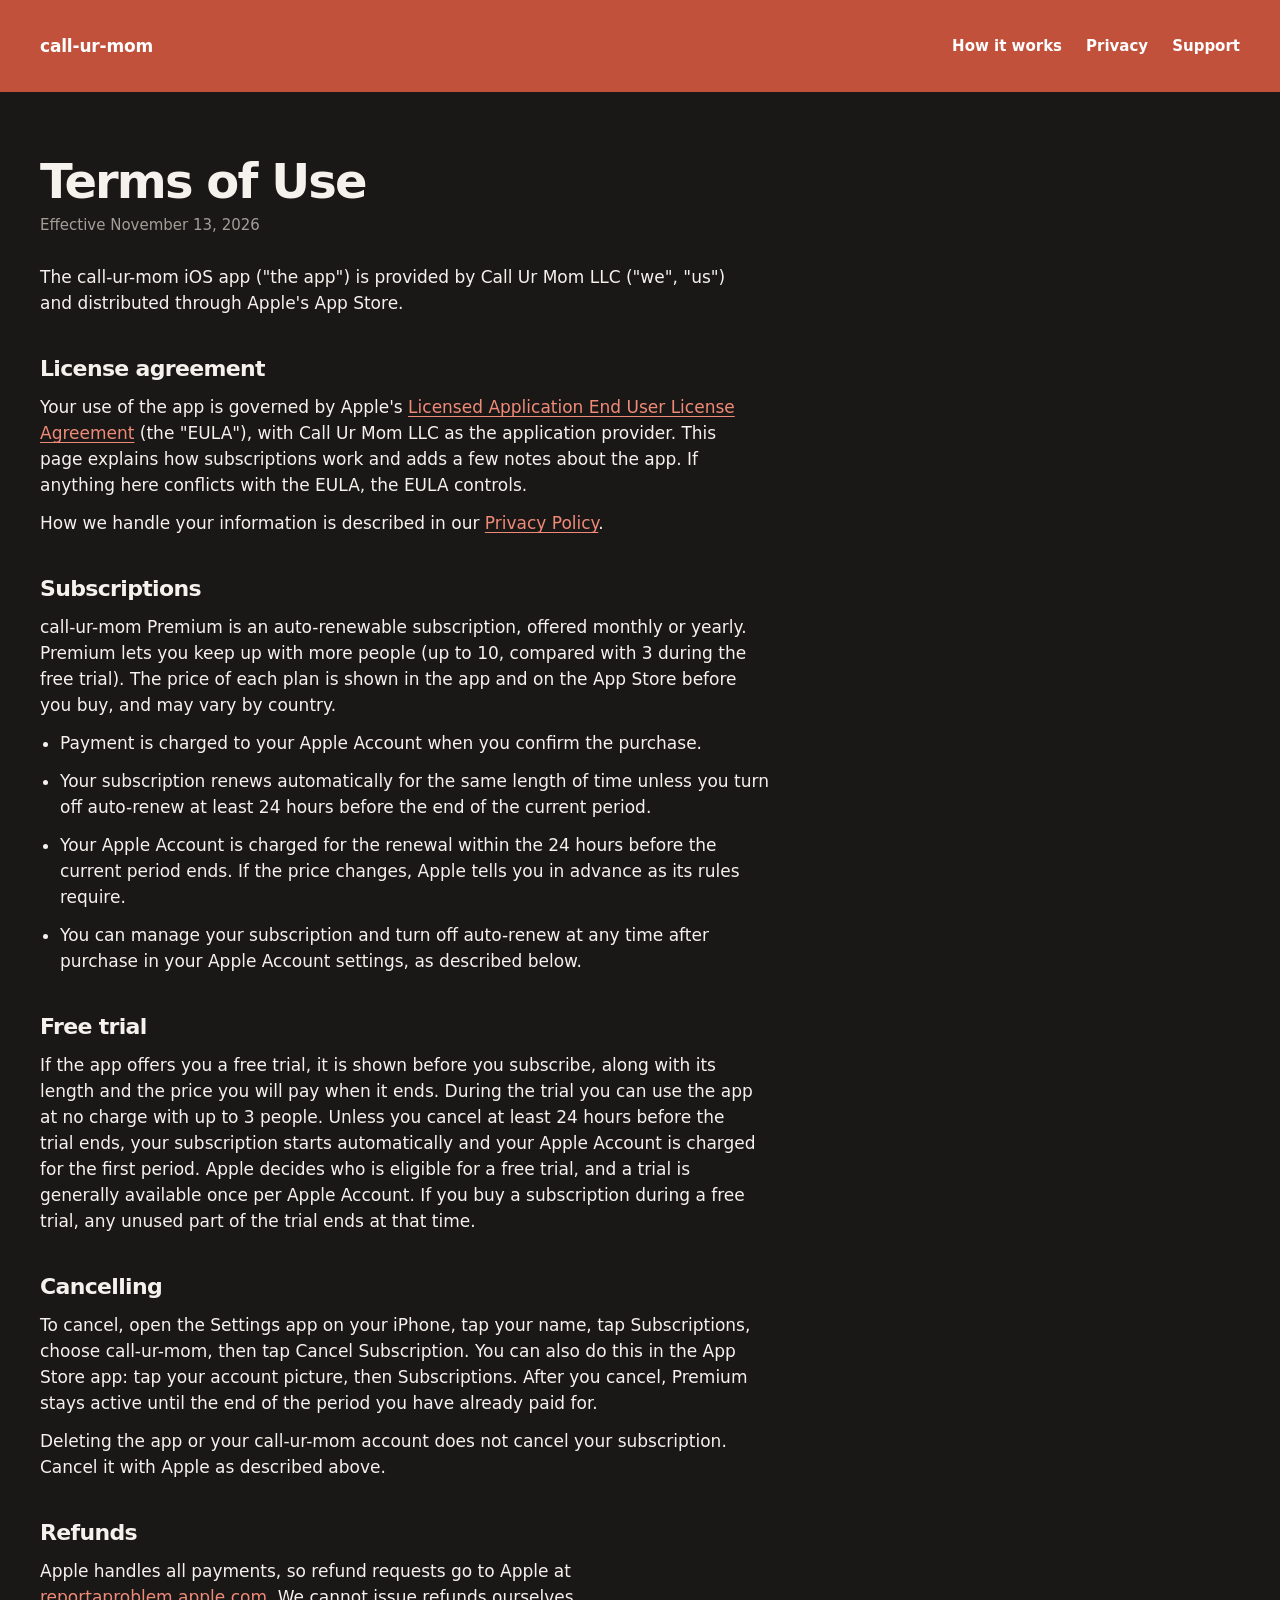
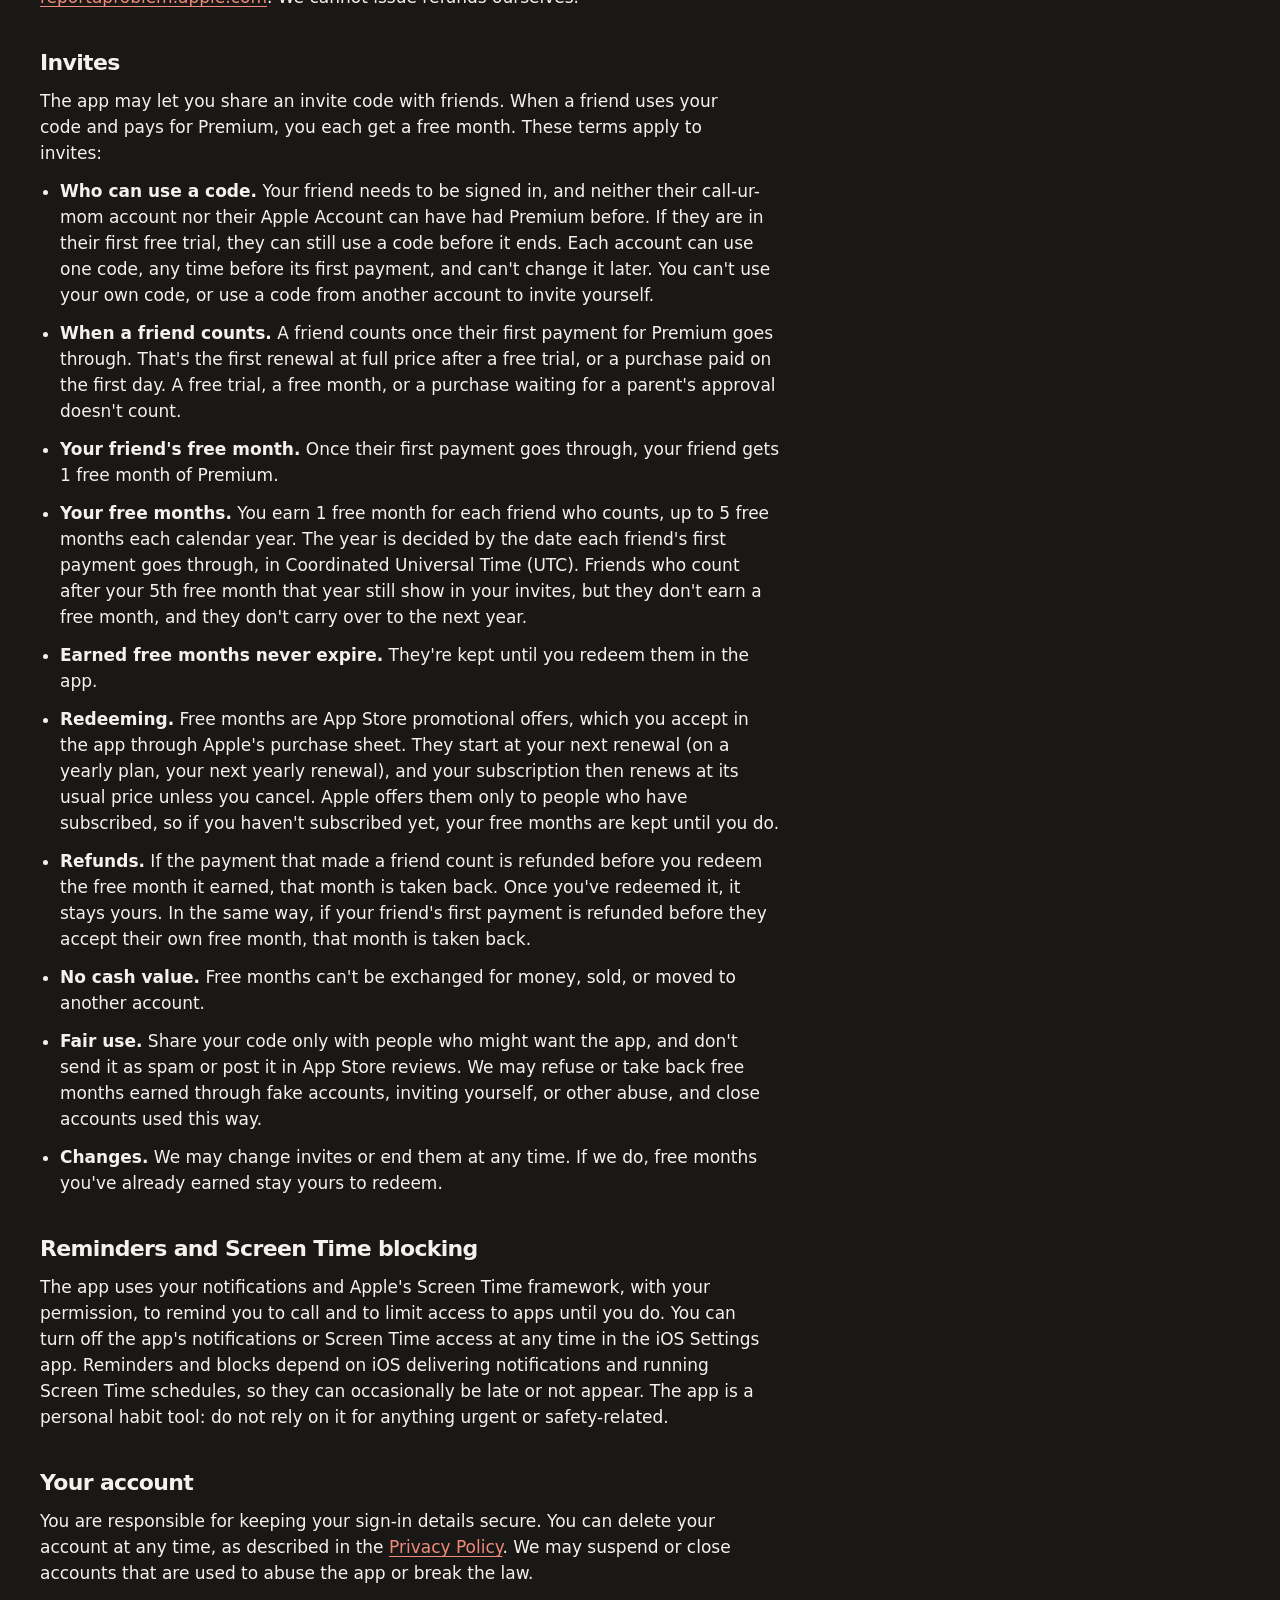
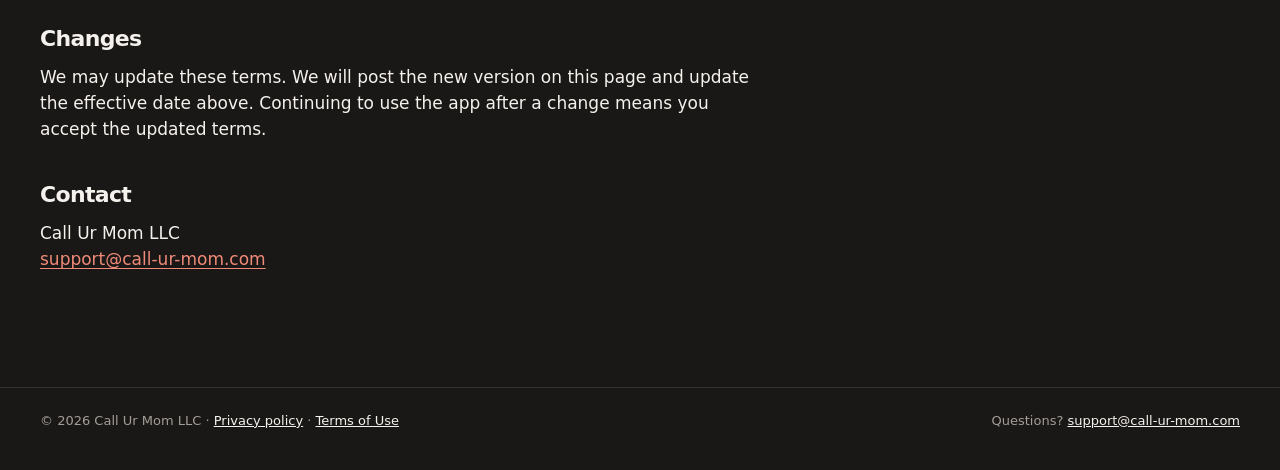
<file: terms.html>
<!doctype html>
<html lang="en">
<head>
  <meta charset="utf-8">
  <meta name="viewport" content="width=device-width, initial-scale=1">
  <title>Terms of Use | call-ur-mom</title>
  <meta name="description" content="Terms of use, subscription terms and invite terms for the call-ur-mom app.">
  <link rel="stylesheet" href="site.css">
</head>
<body>
  <header class="coral-band">
    <div class="wrap site-header">
      <a class="logo" href="./">call-ur-mom</a>
      <nav class="site-nav" aria-label="Main">
        <a href="./#how">How it works</a>
        <a href="privacy.html">Privacy</a>
        <a href="mailto:support@call-ur-mom.com">Support</a>
      </nav>
    </div>
  </header>
  <main class="wrap legal">
    <h1>Terms of Use</h1>
    <p class="meta">Effective November 13, 2026</p>

    <p>The call-ur-mom iOS app ("the app") is provided by Call Ur Mom LLC ("we", "us") and distributed through Apple's App Store.</p>

    <h2>License agreement</h2>
    <p>Your use of the app is governed by Apple's <a href="https://www.apple.com/legal/internet-services/itunes/dev/stdeula/">Licensed Application End User License Agreement</a> (the "EULA"), with Call Ur Mom LLC as the application provider. This page explains how subscriptions work and adds a few notes about the app. If anything here conflicts with the EULA, the EULA controls.</p>
    <p>How we handle your information is described in our <a href="privacy.html">Privacy Policy</a>.</p>

    <h2>Subscriptions</h2>
    <p>call-ur-mom Premium is an auto-renewable subscription, offered monthly or yearly. Premium lets you keep up with more people (up to 10, compared with 3 during the free trial). The price of each plan is shown in the app and on the App Store before you buy, and may vary by country.</p>
    <ul>
      <li>Payment is charged to your Apple Account when you confirm the purchase.</li>
      <li>Your subscription renews automatically for the same length of time unless you turn off auto-renew at least 24 hours before the end of the current period.</li>
      <li>Your Apple Account is charged for the renewal within the 24 hours before the current period ends. If the price changes, Apple tells you in advance as its rules require.</li>
      <li>You can manage your subscription and turn off auto-renew at any time after purchase in your Apple Account settings, as described below.</li>
    </ul>

    <!-- The free trial clause depends on the trial model chosen in MOM-46. It assumes option A: the trial is a StoreKit introductory offer on the subscription. Rewrite it if another option is chosen. -->
    <h2>Free trial</h2>
    <p>If the app offers you a free trial, it is shown before you subscribe, along with its length and the price you will pay when it ends. During the trial you can use the app at no charge with up to 3 people. Unless you cancel at least 24 hours before the trial ends, your subscription starts automatically and your Apple Account is charged for the first period. Apple decides who is eligible for a free trial, and a trial is generally available once per Apple Account. If you buy a subscription during a free trial, any unused part of the trial ends at that time.</p>

    <h2>Cancelling</h2>
    <p>To cancel, open the Settings app on your iPhone, tap your name, tap Subscriptions, choose call-ur-mom, then tap Cancel Subscription. You can also do this in the App Store app: tap your account picture, then Subscriptions. After you cancel, Premium stays active until the end of the period you have already paid for.</p>
    <p>Deleting the app or your call-ur-mom account does not cancel your subscription. Cancel it with Apple as described above.</p>

    <h2>Refunds</h2>
    <p>Apple handles all payments, so refund requests go to Apple at <a href="https://reportaproblem.apple.com">reportaproblem.apple.com</a>. We cannot issue refunds ourselves.</p>

    <h2 id="invites">Invites</h2>
    <p>The app may let you share an invite code with friends. When a friend uses your code and pays for Premium, you each get a free month. These terms apply to invites:</p>
    <ul>
      <li><strong>Who can use a code.</strong> Your friend needs to be signed in, and neither their call-ur-mom account nor their Apple Account can have had Premium before. If they are in their first free trial, they can still use a code before it ends. Each account can use one code, any time before its first payment, and can't change it later. You can't use your own code, or use a code from another account to invite yourself.</li>
      <li><strong>When a friend counts.</strong> A friend counts once their first payment for Premium goes through. That's the first renewal at full price after a free trial, or a purchase paid on the first day. A free trial, a free month, or a purchase waiting for a parent's approval doesn't count.</li>
      <li><strong>Your friend's free month.</strong> Once their first payment goes through, your friend gets 1 free month of Premium.</li>
      <li><strong>Your free months.</strong> You earn 1 free month for each friend who counts, up to 5 free months each calendar year. The year is decided by the date each friend's first payment goes through, in Coordinated Universal Time (UTC). Friends who count after your 5th free month that year still show in your invites, but they don't earn a free month, and they don't carry over to the next year.</li>
      <li><strong>Earned free months never expire.</strong> They're kept until you redeem them in the app.</li>
      <li><strong>Redeeming.</strong> Free months are App Store promotional offers, which you accept in the app through Apple's purchase sheet. They start at your next renewal (on a yearly plan, your next yearly renewal), and your subscription then renews at its usual price unless you cancel. Apple offers them only to people who have subscribed, so if you haven't subscribed yet, your free months are kept until you do.</li>
      <li><strong>Refunds.</strong> If the payment that made a friend count is refunded before you redeem the free month it earned, that month is taken back. Once you've redeemed it, it stays yours. In the same way, if your friend's first payment is refunded before they accept their own free month, that month is taken back.</li>
      <li><strong>No cash value.</strong> Free months can't be exchanged for money, sold, or moved to another account.</li>
      <li><strong>Fair use.</strong> Share your code only with people who might want the app, and don't send it as spam or post it in App Store reviews. We may refuse or take back free months earned through fake accounts, inviting yourself, or other abuse, and close accounts used this way.</li>
      <li><strong>Changes.</strong> We may change invites or end them at any time. If we do, free months you've already earned stay yours to redeem.</li>
    </ul>

    <h2>Reminders and Screen Time blocking</h2>
    <p>The app uses your notifications and Apple's Screen Time framework, with your permission, to remind you to call and to limit access to apps until you do. You can turn off the app's notifications or Screen Time access at any time in the iOS Settings app. Reminders and blocks depend on iOS delivering notifications and running Screen Time schedules, so they can occasionally be late or not appear. The app is a personal habit tool: do not rely on it for anything urgent or safety-related.</p>

    <h2>Your account</h2>
    <p>You are responsible for keeping your sign-in details secure. You can delete your account at any time, as described in the <a href="privacy.html">Privacy Policy</a>. We may suspend or close accounts that are used to abuse the app or break the law.</p>

    <h2>Changes</h2>
    <p>We may update these terms. We will post the new version on this page and update the effective date above. Continuing to use the app after a change means you accept the updated terms.</p>

    <h2>Contact</h2>
    <p>Call Ur Mom LLC<br><a href="mailto:support@call-ur-mom.com">support@call-ur-mom.com</a></p>
  </main>
  <footer class="site-footer">
    <div class="wrap footer-row">
      <span>&copy; 2026 Call Ur Mom LLC &middot; <a href="privacy.html">Privacy policy</a> &middot; <a href="terms.html">Terms of Use</a></span>
      <span>Questions? <a href="mailto:support@call-ur-mom.com">support@call-ur-mom.com</a></span>
    </div>
  </footer>
</body>
</html>
</file>
<file: site.css>
/* Shared by every page: tokens, page base, header and footer. */
:root{
  color-scheme:dark;
  --coral:#C2513C;
  --coral-deep:#A8432F;
  --coral-bright:#F08A78;
  --ink:#1A1816;
  --ink-raised:#2F2B28;
  --ink-rule:#36312D;
  --ink-step-rule:#4A4440;
  --charcoal:#2D2926;
  --cream:#F5F1ED;
  --sand:#F3EEE9;
  --paper:#FBF8F5;
  --paper-rule:#ECE6E0;
  --muted-on-ink:#A39D97;
  --muted-on-white:#6F6862;
  --sage-tint:#E3EFEA;
  --sage-deep:#376B5C;
  --white:#FFFFFF;
  --gutter:clamp(16px,5vw,40px);
  --band:clamp(56px,8vw,104px);
}
body{margin:0;background:var(--ink);color:var(--cream);font-family:-apple-system,BlinkMacSystemFont,'SF Pro Text','SF Pro Display','Helvetica Neue',system-ui,sans-serif;-webkit-font-smoothing:antialiased}
h1,h2,p,ol{margin:0}

.wrap{max-width:1200px;margin:0 auto;padding-left:var(--gutter);padding-right:var(--gutter)}
.coral-band{background:var(--coral);color:var(--white)}

/* Header */
.site-header{padding-top:24px;padding-bottom:24px;display:flex;flex-wrap:wrap;align-items:center;justify-content:space-between;gap:12px 24px}
.site-header a{display:inline-flex;align-items:center;min-height:44px;color:var(--white);text-decoration:none}
/* The negative margin keeps the logo's 20px line in the layout while its tap target is 44px */
.logo{margin:-12px 0;font-size:17px;font-weight:700;letter-spacing:-.01em}
.site-nav{display:flex;flex-wrap:wrap;align-items:center;gap:4px 24px;font-size:15px;font-weight:600}

/* Footer: links are 44px tall, so the padding gives back what they add to the 18px line */
.site-footer{border-top:1px solid var(--ink-rule)}
.footer-row{padding-top:11px;padding-bottom:27px;display:flex;flex-wrap:wrap;justify-content:space-between;gap:0 24px;font-size:13px;line-height:18px;color:var(--muted-on-ink)}
.footer-row a{display:inline-flex;align-items:center;min-height:44px;color:var(--cream)}

/* Privacy and Terms pages */
.legal{padding-top:clamp(40px,6vw,64px);padding-bottom:var(--band)}
.legal>*{max-width:720px}
.legal h1{font-size:clamp(34px,4vw,48px);line-height:1.05;font-weight:800;letter-spacing:-.04em}
.legal h2{margin:40px 0 12px;font-size:22px;line-height:26px;font-weight:800;letter-spacing:-.03em}
.legal p,.legal li{margin:0 0 12px;font-size:17px;line-height:26px}
.legal ul{margin:0 0 12px;padding-left:1.25rem}
.legal li ul{margin-top:12px}
.legal a{color:var(--coral-bright);text-underline-offset:3px}
.legal .meta{margin:8px 0 28px;font-size:15px;line-height:22px;color:var(--muted-on-ink)}
</file>
